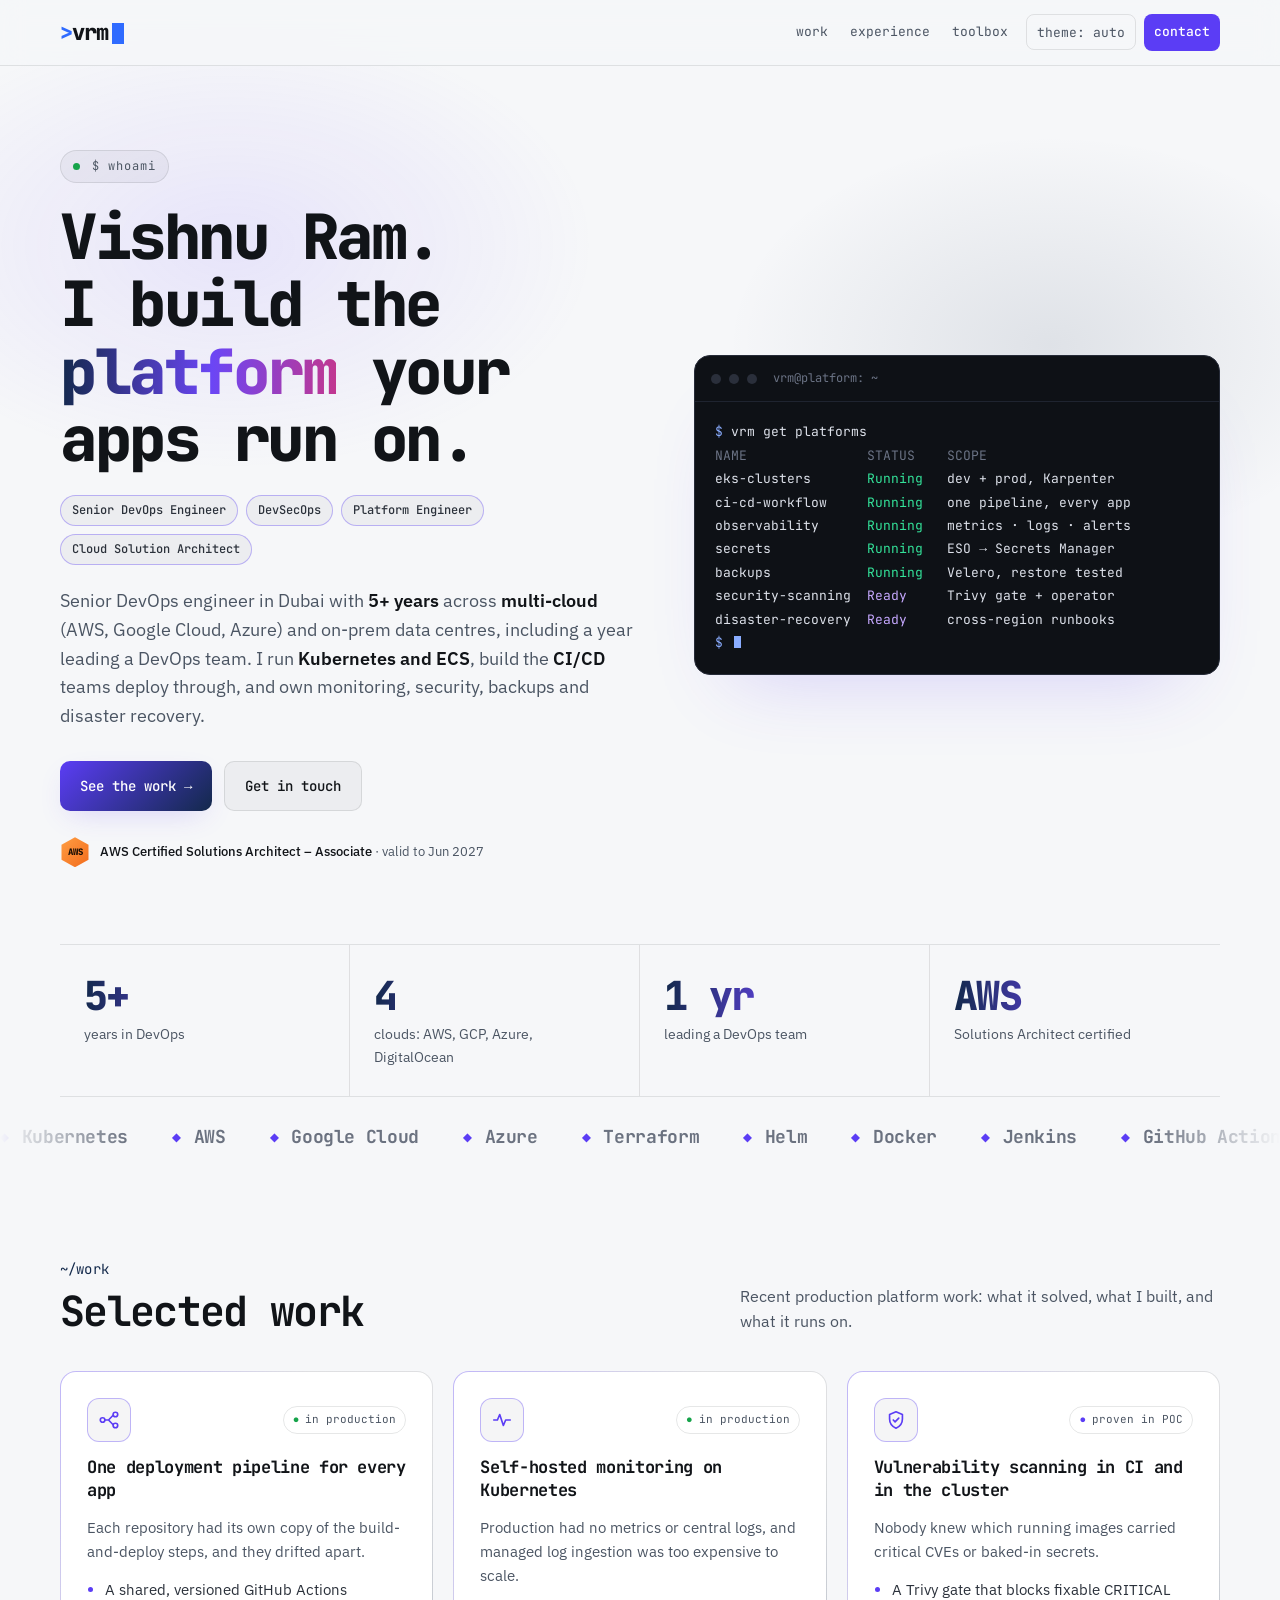
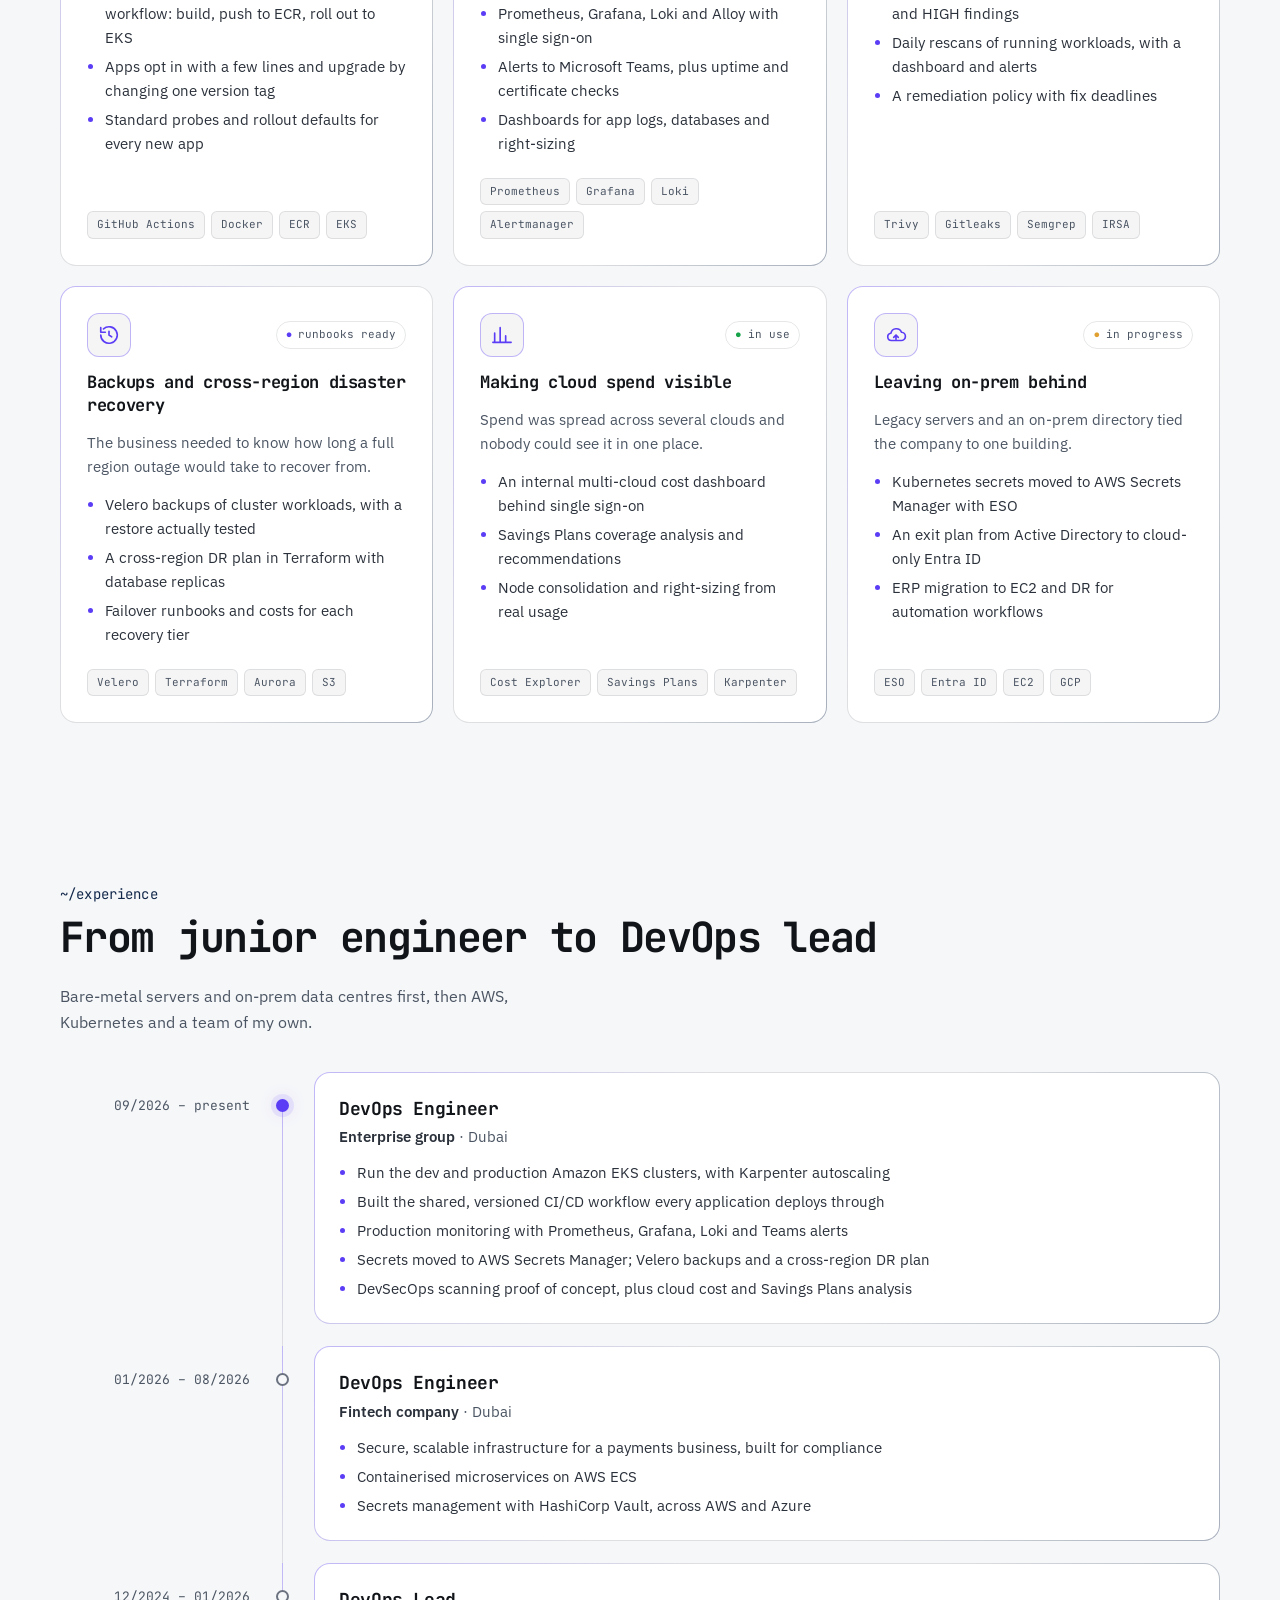
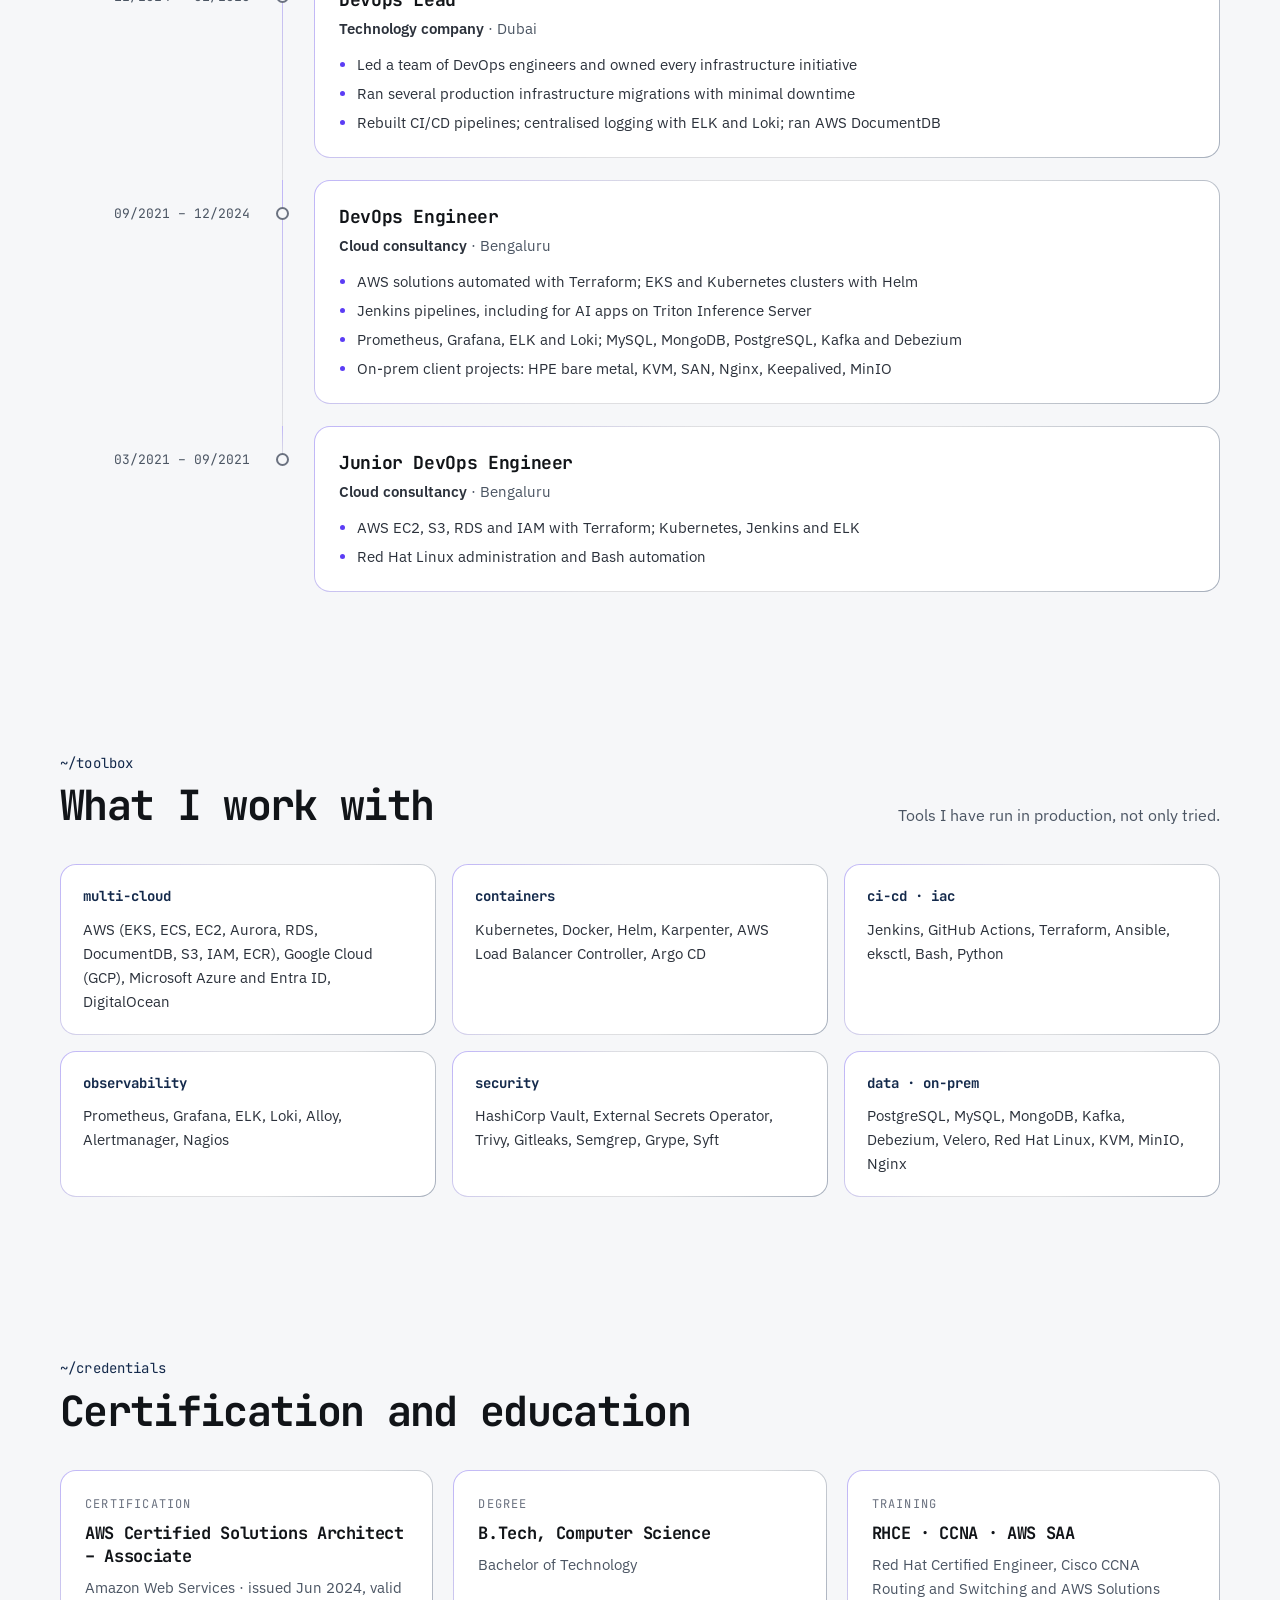
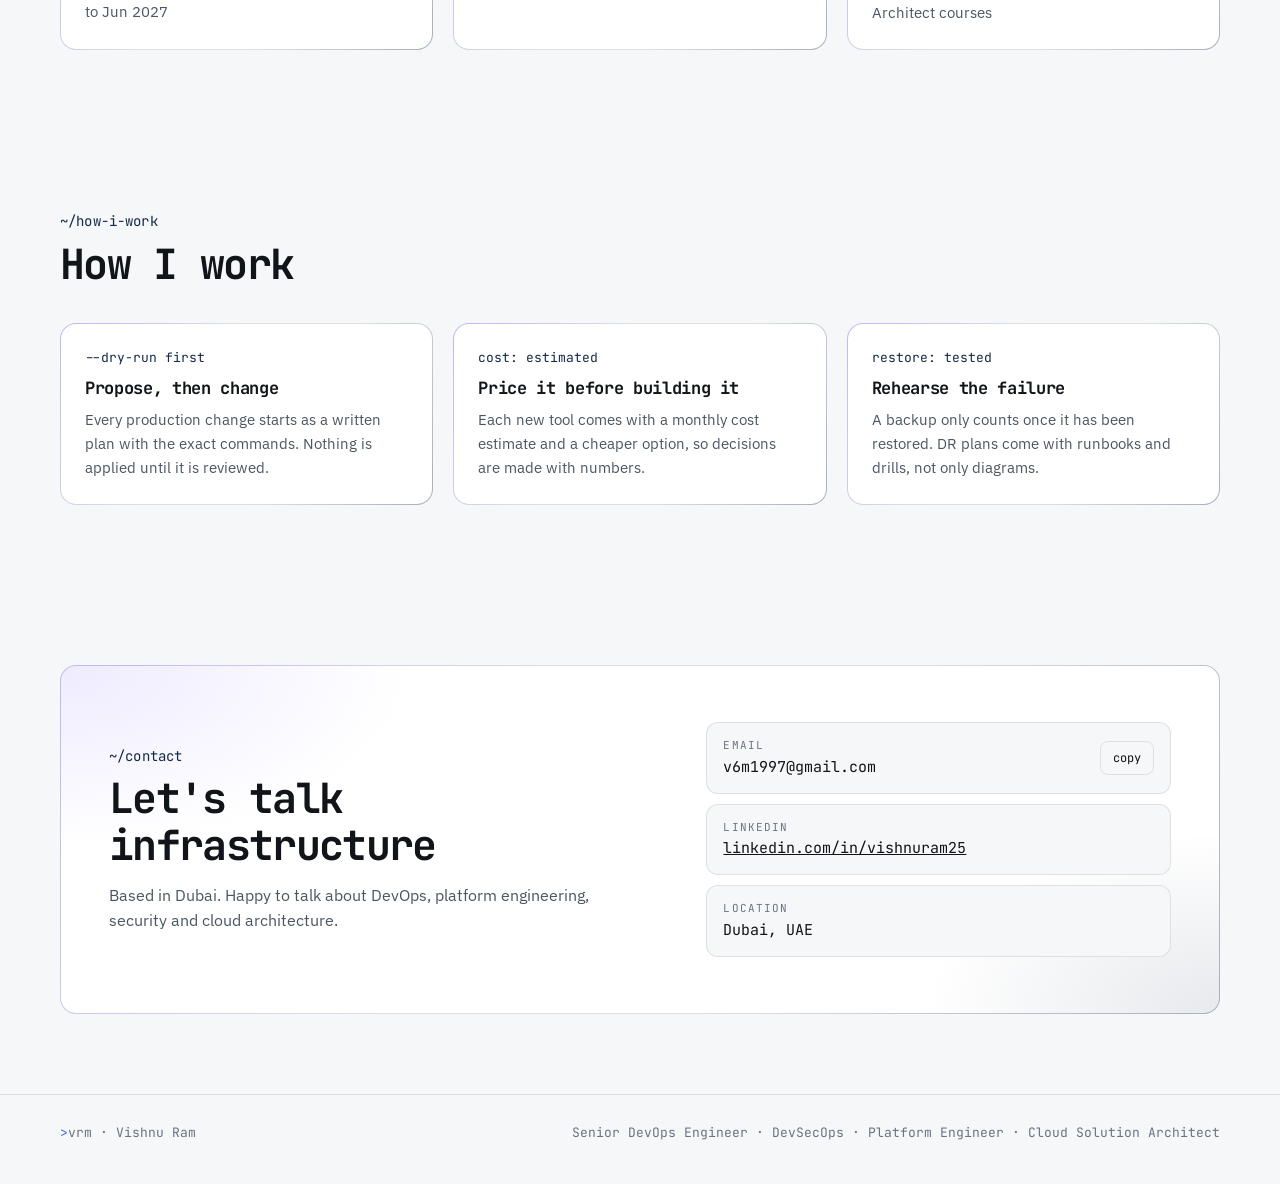
<file: index.html>
<!doctype html>
<html lang="en">
<head>
<meta charset="utf-8">
<meta name="viewport" content="width=device-width, initial-scale=1, viewport-fit=cover">
<meta http-equiv="Content-Security-Policy" content="default-src 'none'; style-src 'self'; font-src 'self'; script-src 'self'; img-src 'self'; connect-src 'none'; base-uri 'none'; form-action 'none'">
<meta name="referrer" content="strict-origin-when-cross-origin">
<title>Vishnu Ram · Senior DevOps Engineer</title>
<meta name="description" content="Vishnu Ram: Senior DevOps Engineer, DevSecOps, Platform Engineer and Cloud Solution Architect in Dubai. Multi-cloud (AWS, Google Cloud, Azure), Kubernetes, CI/CD, observability, security and disaster recovery.">
<meta name="keywords" content="Senior DevOps Engineer, DevSecOps, Platform Engineer, Cloud Solution Architect, Multi-cloud, AWS, GCP, Google Cloud, Azure, Kubernetes, Terraform">
<meta name="robots" content="noindex, nofollow">
<meta name="theme-color" content="#07070A">
<link rel="icon" type="image/svg+xml" href="favicon.svg">
<meta property="og:type" content="website">
<meta property="og:title" content="Vishnu Ram · Senior DevOps Engineer">
<meta property="og:description" content="Senior DevOps Engineer · DevSecOps · Platform Engineer · Cloud Solution Architect. I build the platform your apps run on.">
<meta property="og:image" content="https://vishnu-ram-25.github.io/og-image.png">
<meta property="og:image:width" content="1200">
<meta property="og:image:height" content="630">
<meta property="og:image:alt" content="Vishnu Ram: I build the platform your apps run on. Senior DevOps Engineer, DevSecOps, Platform Engineer, Cloud Solution Architect.">
<meta name="twitter:card" content="summary_large_image">
<link rel="stylesheet" href="fonts/fonts.css">
<link rel="stylesheet" href="base.css">
<link rel="stylesheet" href="style.css">
</head>
<body>

<header class="site-head gutter">
  <div class="wrap">
    <a class="logo" href="#top" aria-label="VRM, home"><span class="chev">&gt;</span>vrm<span class="cursor" aria-hidden="true"></span></a>
    <nav class="nav" aria-label="Sections">
      <a href="#work">work</a>
      <a href="#experience" class="opt">experience</a>
      <a href="#toolbox" class="opt">toolbox</a>
      <button class="theme-btn" id="theme-btn" type="button" aria-label="Switch colour theme">theme: auto</button>
      <a href="#contact" class="btn-sm">contact</a>
    </nav>
  </div>
</header>

<main id="top">
  <div class="hero gutter">
    <div class="wrap">
      <div>
        <p class="eyebrow rise"><span class="pulse" aria-hidden="true"></span>$ whoami</p>
        <h1 class="rise rise-2">Vishnu Ram.<br>I build the <span class="grad">platform</span> your apps run on.</h1>
        <ul class="roles rise rise-3" aria-label="Roles">
          <li>Senior DevOps Engineer</li>
          <li>DevSecOps</li>
          <li>Platform Engineer</li>
          <li>Cloud Solution Architect</li>
        </ul>
        <p class="lede rise rise-3">Senior DevOps engineer in Dubai with <strong>5+ years</strong> across <strong>multi-cloud</strong> (AWS, Google Cloud, Azure) and on-prem data centres, including a year leading a DevOps team. I run <strong>Kubernetes and ECS</strong>, build the <strong>CI/CD</strong> teams deploy through, and own monitoring, security, backups and disaster recovery.</p>
        <div class="cta rise rise-4">
          <a class="btn btn-primary" href="#work">See the work <span aria-hidden="true">→</span></a>
          <a class="btn btn-ghost" href="#contact">Get in touch</a>
        </div>
        <p class="cert rise rise-4"><span class="cert-badge" aria-hidden="true">AWS</span><span><b>AWS Certified Solutions Architect – Associate</b> · valid to Jun 2027</span></p>
      </div>

      <div class="term rise rise-3" role="img" aria-label="Terminal showing a status table of the platforms Vishnu runs">
        <div class="term-bar"><i></i><i></i><i></i><span>vrm@platform: ~</span></div>
        <div class="term-body">
<pre><span class="t-acc">$</span> vrm get platforms
<span class="t-dim">NAME               STATUS    SCOPE</span>
eks-clusters       <span class="t-ok">Running</span>   dev + prod, Karpenter
ci-cd-workflow     <span class="t-ok">Running</span>   one pipeline, every app
observability      <span class="t-ok">Running</span>   metrics · logs · alerts
secrets            <span class="t-ok">Running</span>   ESO → Secrets Manager
backups            <span class="t-ok">Running</span>   Velero, restore tested
security-scanning  <span class="t-rdy">Ready</span>     Trivy gate + operator
disaster-recovery  <span class="t-rdy">Ready</span>     cross-region runbooks
<span class="t-acc">$</span> <span class="cursor term-cursor" aria-hidden="true"></span></pre>
        </div>
      </div>
    </div>
  </div>

  <div class="gutter">
    <div class="wrap">
      <div class="stats">
        <div class="stat"><span class="n grad">5+</span><span class="l">years in DevOps</span></div>
        <div class="stat"><span class="n grad">4</span><span class="l">clouds: AWS, GCP, Azure, DigitalOcean</span></div>
        <div class="stat"><span class="n grad">1 yr</span><span class="l">leading a DevOps team</span></div>
        <div class="stat"><span class="n grad">AWS</span><span class="l">Solutions Architect certified</span></div>
      </div>
    </div>
  </div>

  <div class="marquee" aria-label="Tools I work with: Kubernetes, AWS, Google Cloud, Azure, Terraform, Helm, Docker, Jenkins, GitHub Actions, Prometheus, Grafana, Loki, ELK, Vault, Ansible, DigitalOcean, PostgreSQL, Kafka">
    <div class="marquee-track" aria-hidden="true">
      <span>Kubernetes</span><span>AWS</span><span>Google Cloud</span><span>Azure</span><span>Terraform</span><span>Helm</span><span>Docker</span><span>Jenkins</span><span>GitHub Actions</span><span>Prometheus</span><span>Grafana</span><span>Loki</span><span>ELK</span><span>Vault</span><span>Ansible</span><span>DigitalOcean</span><span>PostgreSQL</span><span>Kafka</span>
      <span>Kubernetes</span><span>AWS</span><span>Google Cloud</span><span>Azure</span><span>Terraform</span><span>Helm</span><span>Docker</span><span>Jenkins</span><span>GitHub Actions</span><span>Prometheus</span><span>Grafana</span><span>Loki</span><span>ELK</span><span>Vault</span><span>Ansible</span><span>DigitalOcean</span><span>PostgreSQL</span><span>Kafka</span>
    </div>
  </div>

  <section id="work" class="gutter" aria-labelledby="work-h">
    <div class="wrap">
      <div class="sec-head">
        <div>
          <p class="path">~/work</p>
          <h2 id="work-h">Selected work</h2>
        </div>
        <p class="sec-sub">Recent production platform work: what it solved, what I built, and what it runs on.</p>
      </div>

      <div class="work">
        <article class="case glass">
          <div class="case-top">
            <span class="case-icon" aria-hidden="true"><svg width="22" height="22" viewBox="0 0 24 24" fill="none" stroke="currentColor" stroke-width="1.8" stroke-linecap="round" stroke-linejoin="round"><circle cx="5" cy="12" r="2.5"></circle><circle cx="19" cy="6" r="2.5"></circle><circle cx="19" cy="18" r="2.5"></circle><path d="M7.5 12h4l5-5.2M11.5 12l5 5.2"></path></svg></span>
            <span class="status live">in production</span>
          </div>
          <h3>One deployment pipeline for every app</h3>
          <p>Each repository had its own copy of the build-and-deploy steps, and they drifted apart.</p>
          <ul>
            <li>A shared, versioned GitHub Actions workflow: build, push to ECR, roll out to EKS</li>
            <li>Apps opt in with a few lines and upgrade by changing one version tag</li>
            <li>Standard probes and rollout defaults for every new app</li>
          </ul>
          <div class="tags"><span class="tag">GitHub Actions</span><span class="tag">Docker</span><span class="tag">ECR</span><span class="tag">EKS</span></div>
        </article>

        <article class="case glass">
          <div class="case-top">
            <span class="case-icon" aria-hidden="true"><svg width="22" height="22" viewBox="0 0 24 24" fill="none" stroke="currentColor" stroke-width="1.8" stroke-linecap="round" stroke-linejoin="round"><path d="M3 12h4l2.5-6 4 12 2.5-6H21"></path></svg></span>
            <span class="status live">in production</span>
          </div>
          <h3>Self-hosted monitoring on Kubernetes</h3>
          <p>Production had no metrics or central logs, and managed log ingestion was too expensive to scale.</p>
          <ul>
            <li>Prometheus, Grafana, Loki and Alloy with single sign-on</li>
            <li>Alerts to Microsoft Teams, plus uptime and certificate checks</li>
            <li>Dashboards for app logs, databases and right-sizing</li>
          </ul>
          <div class="tags"><span class="tag">Prometheus</span><span class="tag">Grafana</span><span class="tag">Loki</span><span class="tag">Alertmanager</span></div>
        </article>

        <article class="case glass">
          <div class="case-top">
            <span class="case-icon" aria-hidden="true"><svg width="22" height="22" viewBox="0 0 24 24" fill="none" stroke="currentColor" stroke-width="1.8" stroke-linecap="round" stroke-linejoin="round"><path d="M12 3l7 3v5c0 4.5-3 8.3-7 10-4-1.7-7-5.5-7-10V6l7-3z"></path><path d="M9 12l2 2 4-4"></path></svg></span>
            <span class="status ready">proven in POC</span>
          </div>
          <h3>Vulnerability scanning in CI and in the cluster</h3>
          <p>Nobody knew which running images carried critical CVEs or baked-in secrets.</p>
          <ul>
            <li>A Trivy gate that blocks fixable CRITICAL and HIGH findings</li>
            <li>Daily rescans of running workloads, with a dashboard and alerts</li>
            <li>A remediation policy with fix deadlines</li>
          </ul>
          <div class="tags"><span class="tag">Trivy</span><span class="tag">Gitleaks</span><span class="tag">Semgrep</span><span class="tag">IRSA</span></div>
        </article>

        <article class="case glass">
          <div class="case-top">
            <span class="case-icon" aria-hidden="true"><svg width="22" height="22" viewBox="0 0 24 24" fill="none" stroke="currentColor" stroke-width="1.8" stroke-linecap="round" stroke-linejoin="round"><path d="M3 12a9 9 0 1 0 3-6.7"></path><path d="M3 4v5h5"></path><path d="M12 8v4l3 2"></path></svg></span>
            <span class="status ready">runbooks ready</span>
          </div>
          <h3>Backups and cross-region disaster recovery</h3>
          <p>The business needed to know how long a full region outage would take to recover from.</p>
          <ul>
            <li>Velero backups of cluster workloads, with a restore actually tested</li>
            <li>A cross-region DR plan in Terraform with database replicas</li>
            <li>Failover runbooks and costs for each recovery tier</li>
          </ul>
          <div class="tags"><span class="tag">Velero</span><span class="tag">Terraform</span><span class="tag">Aurora</span><span class="tag">S3</span></div>
        </article>

        <article class="case glass">
          <div class="case-top">
            <span class="case-icon" aria-hidden="true"><svg width="22" height="22" viewBox="0 0 24 24" fill="none" stroke="currentColor" stroke-width="1.8" stroke-linecap="round" stroke-linejoin="round"><path d="M4 20V10M10 20V4M16 20v-7M22 20H2"></path></svg></span>
            <span class="status live">in use</span>
          </div>
          <h3>Making cloud spend visible</h3>
          <p>Spend was spread across several clouds and nobody could see it in one place.</p>
          <ul>
            <li>An internal multi-cloud cost dashboard behind single sign-on</li>
            <li>Savings Plans coverage analysis and recommendations</li>
            <li>Node consolidation and right-sizing from real usage</li>
          </ul>
          <div class="tags"><span class="tag">Cost Explorer</span><span class="tag">Savings Plans</span><span class="tag">Karpenter</span></div>
        </article>

        <article class="case glass">
          <div class="case-top">
            <span class="case-icon" aria-hidden="true"><svg width="22" height="22" viewBox="0 0 24 24" fill="none" stroke="currentColor" stroke-width="1.8" stroke-linecap="round" stroke-linejoin="round"><path d="M7 18a4 4 0 0 1-.5-7.97A6 6 0 0 1 18 9a4.5 4.5 0 0 1-.5 9H7z"></path><path d="M12 12v5M9.5 14.5 12 12l2.5 2.5"></path></svg></span>
            <span class="status plan">in progress</span>
          </div>
          <h3>Leaving on-prem behind</h3>
          <p>Legacy servers and an on-prem directory tied the company to one building.</p>
          <ul>
            <li>Kubernetes secrets moved to AWS Secrets Manager with ESO</li>
            <li>An exit plan from Active Directory to cloud-only Entra ID</li>
            <li>ERP migration to EC2 and DR for automation workflows</li>
          </ul>
          <div class="tags"><span class="tag">ESO</span><span class="tag">Entra ID</span><span class="tag">EC2</span><span class="tag">GCP</span></div>
        </article>
      </div>
    </div>
  </section>

  <section id="experience" class="gutter" aria-labelledby="experience-h">
    <div class="wrap">
      <div class="sec-head">
        <div>
          <p class="path">~/experience</p>
          <h2 id="experience-h">From junior engineer to DevOps lead</h2>
        </div>
        <p class="sec-sub">Bare-metal servers and on-prem data centres first, then AWS, Kubernetes and a team of my own.</p>
      </div>
      <div class="timeline">
        <div class="role now">
          <div class="role-when">09/2026 – present</div>
          <div class="role-rail"><span class="role-dot"></span></div>
          <div class="role-body"><div class="role-card glass">
            <h3>DevOps Engineer</h3>
            <p class="org"><b>Enterprise group</b> · Dubai</p>
            <ul>
              <li>Run the dev and production Amazon EKS clusters, with Karpenter autoscaling</li>
              <li>Built the shared, versioned CI/CD workflow every application deploys through</li>
              <li>Production monitoring with Prometheus, Grafana, Loki and Teams alerts</li>
              <li>Secrets moved to AWS Secrets Manager; Velero backups and a cross-region DR plan</li>
              <li>DevSecOps scanning proof of concept, plus cloud cost and Savings Plans analysis</li>
            </ul>
          </div></div>
        </div>
        <div class="role">
          <div class="role-when">01/2026 – 08/2026</div>
          <div class="role-rail"><span class="role-dot"></span></div>
          <div class="role-body"><div class="role-card glass">
            <h3>DevOps Engineer</h3>
            <p class="org"><b>Fintech company</b> · Dubai</p>
            <ul>
              <li>Secure, scalable infrastructure for a payments business, built for compliance</li>
              <li>Containerised microservices on AWS ECS</li>
              <li>Secrets management with HashiCorp Vault, across AWS and Azure</li>
            </ul>
          </div></div>
        </div>
        <div class="role">
          <div class="role-when">12/2024 – 01/2026</div>
          <div class="role-rail"><span class="role-dot"></span></div>
          <div class="role-body"><div class="role-card glass">
            <h3>DevOps Lead</h3>
            <p class="org"><b>Technology company</b> · Dubai</p>
            <ul>
              <li>Led a team of DevOps engineers and owned every infrastructure initiative</li>
              <li>Ran several production infrastructure migrations with minimal downtime</li>
              <li>Rebuilt CI/CD pipelines; centralised logging with ELK and Loki; ran AWS DocumentDB</li>
            </ul>
          </div></div>
        </div>
        <div class="role">
          <div class="role-when">09/2021 – 12/2024</div>
          <div class="role-rail"><span class="role-dot"></span></div>
          <div class="role-body"><div class="role-card glass">
            <h3>DevOps Engineer</h3>
            <p class="org"><b>Cloud consultancy</b> · Bengaluru</p>
            <ul>
              <li>AWS solutions automated with Terraform; EKS and Kubernetes clusters with Helm</li>
              <li>Jenkins pipelines, including for AI apps on Triton Inference Server</li>
              <li>Prometheus, Grafana, ELK and Loki; MySQL, MongoDB, PostgreSQL, Kafka and Debezium</li>
              <li>On-prem client projects: HPE bare metal, KVM, SAN, Nginx, Keepalived, MinIO</li>
            </ul>
          </div></div>
        </div>
        <div class="role">
          <div class="role-when">03/2021 – 09/2021</div>
          <div class="role-rail"><span class="role-dot"></span></div>
          <div class="role-body"><div class="role-card glass">
            <h3>Junior DevOps Engineer</h3>
            <p class="org"><b>Cloud consultancy</b> · Bengaluru</p>
            <ul>
              <li>AWS EC2, S3, RDS and IAM with Terraform; Kubernetes, Jenkins and ELK</li>
              <li>Red Hat Linux administration and Bash automation</li>
            </ul>
          </div></div>
        </div>
      </div>
    </div>
  </section>

  <section id="toolbox" class="gutter" aria-labelledby="toolbox-h">
    <div class="wrap">
      <div class="sec-head">
        <div>
          <p class="path">~/toolbox</p>
          <h2 id="toolbox-h">What I work with</h2>
        </div>
        <p class="sec-sub">Tools I have run in production, not only tried.</p>
      </div>
      <div class="tools">
        <div class="tool glass"><h3>multi-cloud</h3><p>AWS (EKS, ECS, EC2, Aurora, RDS, DocumentDB, S3, IAM, ECR), Google Cloud (GCP), Microsoft Azure and Entra ID, DigitalOcean</p></div>
        <div class="tool glass"><h3>containers</h3><p>Kubernetes, Docker, Helm, Karpenter, AWS Load Balancer Controller, Argo CD</p></div>
        <div class="tool glass"><h3>ci-cd · iac</h3><p>Jenkins, GitHub Actions, Terraform, Ansible, eksctl, Bash, Python</p></div>
        <div class="tool glass"><h3>observability</h3><p>Prometheus, Grafana, ELK, Loki, Alloy, Alertmanager, Nagios</p></div>
        <div class="tool glass"><h3>security</h3><p>HashiCorp Vault, External Secrets Operator, Trivy, Gitleaks, Semgrep, Grype, Syft</p></div>
        <div class="tool glass"><h3>data · on-prem</h3><p>PostgreSQL, MySQL, MongoDB, Kafka, Debezium, Velero, Red Hat Linux, KVM, MinIO, Nginx</p></div>
      </div>
    </div>
  </section>

  <section id="credentials" class="gutter" aria-labelledby="creds-h">
    <div class="wrap">
      <div class="sec-head">
        <div>
          <p class="path">~/credentials</p>
          <h2 id="creds-h">Certification and education</h2>
        </div>
      </div>
      <div class="trio">
        <div class="tile glass"><span class="k">Certification</span><h3>AWS Certified Solutions Architect – Associate</h3><p>Amazon Web Services · issued Jun 2024, valid to Jun 2027</p></div>
        <div class="tile glass"><span class="k">Degree</span><h3>B.Tech, Computer Science</h3><p>Bachelor of Technology</p></div>
        <div class="tile glass"><span class="k">Training</span><h3>RHCE · CCNA · AWS SAA</h3><p>Red Hat Certified Engineer, Cisco CCNA Routing and Switching and AWS Solutions Architect courses</p></div>
      </div>
    </div>
  </section>

  <section class="gutter" aria-labelledby="how-h">
    <div class="wrap">
      <div class="sec-head">
        <div>
          <p class="path">~/how-i-work</p>
          <h2 id="how-h">How I work</h2>
        </div>
      </div>
      <div class="trio">
        <div class="tile glass"><code>--dry-run first</code><h3>Propose, then change</h3><p>Every production change starts as a written plan with the exact commands. Nothing is applied until it is reviewed.</p></div>
        <div class="tile glass"><code>cost: estimated</code><h3>Price it before building it</h3><p>Each new tool comes with a monthly cost estimate and a cheaper option, so decisions are made with numbers.</p></div>
        <div class="tile glass"><code>restore: tested</code><h3>Rehearse the failure</h3><p>A backup only counts once it has been restored. DR plans come with runbooks and drills, not only diagrams.</p></div>
      </div>
    </div>
  </section>

  <section id="contact" class="gutter" aria-labelledby="contact-h">
    <div class="wrap">
      <div class="contact-band glass">
        <div>
          <p class="path">~/contact</p>
          <h2 id="contact-h">Let's talk infrastructure</h2>
          <p class="sec-sub">Based in Dubai. Happy to talk about DevOps, platform engineering, security and cloud architecture.</p>
        </div>
        <div class="links">
          <div class="link-row">
            <div><div class="k">email</div><div class="v" id="email-val">loading…</div></div>
            <button class="copy-btn" id="copy-email" type="button">copy</button>
          </div>
          <div class="link-row">
            <div><div class="k">linkedin</div><div class="v"><a href="https://www.linkedin.com/in/vishnuram25/" target="_blank" rel="noopener">linkedin.com/in/vishnuram25</a></div></div>
          </div>
          <div class="link-row">
            <div><div class="k">location</div><div class="v">Dubai, UAE</div></div>
          </div>
        </div>
      </div>
    </div>
  </section>
</main>

<footer class="gutter">
  <div class="wrap">
    <span><span class="logo-chev">&gt;</span>vrm · Vishnu Ram</span>
    <span>Senior DevOps Engineer · DevSecOps · Platform Engineer · Cloud Solution Architect</span>
  </div>
</footer>

<script src="script.js" defer></script>
</body>
</html>
</file>
<file: fonts/fonts.css>
/* Self-hosted Google Fonts (latin subset, variable weight). Licence: SIL Open Font License 1.1, see OFL-IBMPlexSans.txt and OFL-JetBrainsMono.txt */
@font-face {
  font-family: 'IBM Plex Sans';
  font-style: normal;
  font-weight: 400 600;
  font-display: swap;
  src: url("ibm-plex-sans.woff2") format('woff2');
  unicode-range: U+0000-00FF, U+0131, U+0152-0153, U+02BB-02BC, U+02C6, U+02DA, U+02DC, U+0304, U+0308, U+0329, U+2000-206F, U+20AC, U+2122, U+2191, U+2193, U+2212, U+2215, U+FEFF, U+FFFD;
}
@font-face {
  font-family: 'JetBrains Mono';
  font-style: normal;
  font-weight: 400 800;
  font-display: swap;
  src: url("jetbrains-mono.woff2") format('woff2');
  unicode-range: U+0000-00FF, U+0131, U+0152-0153, U+02BB-02BC, U+02C6, U+02DA, U+02DC, U+0304, U+0308, U+0329, U+2000-206F, U+20AC, U+2122, U+2191, U+2193, U+2212, U+2215, U+FEFF, U+FFFD;
}
</file>
<file: base.css>
:root { padding-top: env(safe-area-inset-top, 0px); padding-bottom: env(safe-area-inset-bottom, 0px); }
body { margin: 0; }
img { max-width: 100%; }
[hidden] { display: none !important; }
</file>
<file: style.css>
/* Layout: command-centre look (status ticker, glass header, gradient-word hero beside a live terminal,
   stat strip, tool marquee, glass cards with lit hairline borders) with the mono type of the >vrm logo:
   headings in JetBrains Mono, section labels as paths (~/work). Dark first, light theme via the switch. */
:root {
  --bg: #07070A;
  --bg-2: #0E0D13;
  --card: #111018;
  --ink: #F4F4F8;
  --text-2: #D3D7DF;
  --muted: #9097A6;
  --dim: #5F6676;
  --line: rgba(255, 255, 255, 0.08);
  --soft: rgba(255, 255, 255, 0.04);
  --head-bg: rgba(7, 7, 10, 0.72);
  --violet: #7A5CFF;
  --violet-hover: #8C72FF;
  --blue: #2F6BFF;
  --logo: #2F6BFF;  /* logo B blue: the same in both themes */
  --path: #8AADFF;
  --lilac: #C6A8FF;
  --green: #34E39A;
  --edge-a: rgba(166, 149, 243, 0.55);
  --edge-b: rgba(47, 107, 255, 0.5);
  --glow-a: rgba(122, 92, 255, 0.22);
  --glow-b: rgba(47, 107, 255, 0.18);
  --shadow: rgba(122, 92, 255, 0.4);
  --grad-text: linear-gradient(92deg, #8FB4FF 0%, #C6A8FF 50%, #F3A7D6 100%);
  --font-mono: "JetBrains Mono", ui-monospace, "SFMono-Regular", Consolas, monospace;
  --font-body: "IBM Plex Sans", system-ui, -apple-system, "Segoe UI", sans-serif;
  color-scheme: dark;
}
@media (prefers-color-scheme: light) {
  :root:not([data-theme="dark"]) {
    --bg: #F6F7F9; --bg-2: #ECEEF3; --card: #FFFFFF; --ink: #111418; --text-2: #2B313B; --muted: #4B5563; --dim: #6B7280;
    --line: rgba(17, 20, 24, 0.10); --soft: rgba(17, 20, 24, 0.04); --head-bg: rgba(246, 247, 249, 0.8);
    --violet: #5B3DF5; --violet-hover: #6E52FF; --blue: #13294B; --path: #13294B; --lilac: #5B3DF5; --green: #16A34A;
    --edge-a: rgba(91, 61, 245, 0.35); --edge-b: rgba(19, 41, 75, 0.35);
    --glow-a: rgba(122, 92, 255, 0.12); --glow-b: rgba(19, 41, 75, 0.10); --shadow: rgba(91, 61, 245, 0.22);
    --grad-text: linear-gradient(92deg, #13294B 0%, #6B46F5 55%, #C2378F 100%);
    color-scheme: light;
  }
}
:root[data-theme="light"] {
  --bg: #F6F7F9; --bg-2: #ECEEF3; --card: #FFFFFF; --ink: #111418; --text-2: #2B313B; --muted: #4B5563; --dim: #6B7280;
  --line: rgba(17, 20, 24, 0.10); --soft: rgba(17, 20, 24, 0.04); --head-bg: rgba(246, 247, 249, 0.8);
  --violet: #5B3DF5; --violet-hover: #6E52FF; --blue: #13294B; --path: #13294B; --lilac: #5B3DF5; --green: #16A34A;
  --edge-a: rgba(91, 61, 245, 0.35); --edge-b: rgba(19, 41, 75, 0.35);
  --glow-a: rgba(122, 92, 255, 0.12); --glow-b: rgba(19, 41, 75, 0.10); --shadow: rgba(91, 61, 245, 0.22);
  --grad-text: linear-gradient(92deg, #13294B 0%, #6B46F5 55%, #C2378F 100%);
  color-scheme: light;
}

* { box-sizing: border-box; }
html { scroll-behavior: smooth; }
body { background: var(--bg); color: var(--ink); font-family: var(--font-body); font-size: 1rem; line-height: 1.6; overflow-x: hidden; }
body::before { content: ""; position: fixed; inset: 0 0 auto; height: env(safe-area-inset-top, 0px); z-index: 20; background: var(--bg); }
a { color: var(--path); }
a:focus-visible, button:focus-visible { outline: 2px solid var(--violet); outline-offset: 3px; border-radius: 6px; }
.gutter { padding-left: max(16px, env(safe-area-inset-left, 0px)); padding-right: max(16px, env(safe-area-inset-right, 0px)); }
.wrap { max-width: 1160px; margin: 0 auto; }

.glass {
  border: 1px solid transparent;
  background:
    linear-gradient(var(--card), var(--card)) padding-box,
    linear-gradient(120deg, var(--edge-a), var(--line) 38%, var(--line) 62%, var(--edge-b)) border-box;
  border-radius: 16px;
}
.grad { background: var(--grad-text); -webkit-background-clip: text; background-clip: text; color: transparent; }

/* Ticker */
.ticker { background: var(--bg-2); border-bottom: 1px solid var(--line); font-family: var(--font-mono); font-size: 0.75rem; color: var(--muted); }
.ticker .wrap { display: flex; align-items: center; justify-content: space-between; gap: 12px; padding-block: 8px; flex-wrap: wrap; }
.ticker b { color: var(--ink); font-weight: 500; }
.pulse { display: inline-block; width: 7px; height: 7px; border-radius: 50%; background: var(--green); margin-right: 8px; animation: pulse 2s infinite; vertical-align: 1px; }
@keyframes pulse { 0% { box-shadow: 0 0 0 0 rgba(52,227,154,0.55); } 70% { box-shadow: 0 0 0 8px rgba(52,227,154,0); } 100% { box-shadow: 0 0 0 0 rgba(52,227,154,0); } }

/* Header */
.site-head { position: sticky; top: env(safe-area-inset-top, 0px); z-index: 10; background: var(--head-bg); backdrop-filter: blur(12px); -webkit-backdrop-filter: blur(12px); border-bottom: 1px solid var(--line); }
.site-head .wrap { display: flex; align-items: center; justify-content: space-between; gap: 16px; padding-block: 14px; flex-wrap: wrap; }
.logo { font-family: var(--font-mono); font-weight: 800; font-size: 1.375rem; letter-spacing: -0.04em; color: var(--ink); text-decoration: none; display: inline-flex; align-items: center; }
.logo .chev, .logo-chev { color: var(--logo); }
.cursor.term-cursor { background: #8AADFF; }
.cursor { display: inline-block; width: 0.55em; height: 0.95em; background: var(--logo); margin-left: 3px; transform: translateY(1px); animation: blink 1.1s steps(1) infinite; }
@keyframes blink { 50% { opacity: 0; } }
.nav { display: flex; align-items: center; gap: 2px; flex-wrap: wrap; }
.nav a { font-family: var(--font-mono); font-size: 0.8125rem; color: var(--muted); text-decoration: none; padding: 8px 10px; border-radius: 8px; }
.nav a:hover { color: var(--ink); background: var(--soft); }
.theme-btn { font-family: var(--font-mono); font-size: 0.8125rem; color: var(--muted); background: transparent; border: 1px solid var(--line); border-radius: 8px; padding: 7px 10px; cursor: pointer; min-height: 36px; margin-left: 6px; }
.theme-btn:hover { color: var(--ink); border-color: var(--muted); }
.nav a.btn-sm { color: #FFFFFF; background: var(--violet); margin-left: 6px; font-weight: 500; }
.nav a.btn-sm:hover { background: var(--violet-hover); }

/* Hero */
.hero { position: relative; isolation: isolate; }
.hero::before { content: ""; position: absolute; inset: -120px 0 0; z-index: -1; pointer-events: none;
  background: radial-gradient(520px 320px at 18% 30%, var(--glow-a), transparent 70%), radial-gradient(460px 300px at 82% 40%, var(--glow-b), transparent 70%); }
.hero .wrap { display: grid; grid-template-columns: minmax(0, 1.1fr) minmax(0, 1fr); gap: 56px; align-items: center; padding-block: 84px 64px; }
.eyebrow { font-family: var(--font-mono); font-size: 0.75rem; letter-spacing: 0.08em; color: var(--muted); margin: 0 0 20px; display: inline-flex; align-items: center; gap: 4px; padding: 6px 12px; border-radius: 999px; border: 1px solid var(--line); background: var(--soft); }
h1 { font-family: var(--font-mono); font-weight: 800; font-size: clamp(2.3rem, 5.4vw, 3.9rem); line-height: 1.08; letter-spacing: -0.04em; margin: 0 0 22px; text-wrap: balance; }
.roles { list-style: none; padding: 0; margin: 0 0 22px; display: flex; flex-wrap: wrap; gap: 8px; }
.roles li { font-family: var(--font-mono); font-size: 0.75rem; font-weight: 500; padding: 5px 11px; border-radius: 999px; border: 1px solid var(--edge-a); background: var(--soft); color: var(--text-2); }
.lede { font-size: 1.125rem; color: var(--muted); max-width: 34em; margin: 0 0 30px; }
.lede strong { color: var(--ink); font-weight: 600; }
.cta { display: flex; gap: 12px; flex-wrap: wrap; }
.btn { font-family: var(--font-mono); font-size: 0.875rem; font-weight: 500; text-decoration: none; padding: 13px 20px; border-radius: 10px; min-height: 46px; display: inline-flex; align-items: center; gap: 8px; }
.btn-primary { background: linear-gradient(135deg, var(--violet), var(--blue)); color: #FFFFFF; box-shadow: 0 10px 30px -10px var(--shadow); }
.btn-primary:hover { filter: brightness(1.1); }
.btn-ghost { color: var(--ink); border: 1px solid var(--line); background: var(--soft); }
.btn-ghost:hover { border-color: var(--muted); }
.cert { display: inline-flex; align-items: center; gap: 10px; margin-top: 26px; font-size: 0.8125rem; color: var(--muted); }
.cert-badge { width: 30px; height: 30px; flex: none; clip-path: polygon(50% 0%, 95% 25%, 95% 75%, 50% 100%, 5% 75%, 5% 25%); background: linear-gradient(135deg, #FF9F43, #F26B1D); display: grid; place-items: center; font-family: var(--font-mono); font-size: 0.5625rem; font-weight: 800; color: #1A0E05; }
.cert b { color: var(--ink); font-weight: 500; }
.rise { animation: rise 0.8s cubic-bezier(.2,.7,.2,1) both; }
.rise-2 { animation-delay: 0.08s; } .rise-3 { animation-delay: 0.16s; } .rise-4 { animation-delay: 0.24s; }
@keyframes rise { from { opacity: 0; transform: translateY(14px); } to { opacity: 1; transform: none; } }

/* Terminal: always dark, in both themes */
.term { background: #0E1116; border: 1px solid #262B38; border-radius: 16px; overflow: hidden; min-width: 0; box-shadow: 0 40px 80px -40px var(--shadow); font-family: var(--font-mono); font-size: 0.8125rem; line-height: 1.8; }
.term-bar { display: flex; align-items: center; gap: 8px; padding: 12px 16px; border-bottom: 1px solid #1F2430; color: #6B7385; font-size: 0.75rem; }
.term-bar i { width: 10px; height: 10px; border-radius: 50%; background: #2A2F3B; display: inline-block; }
.term-bar span { margin-left: 8px; }
.term-body { padding: 18px 20px 20px; overflow-x: auto; }
.term-body pre { margin: 0; font: inherit; white-space: pre; color: #DDE1EA; }
.t-dim { color: #6B7385; } .t-acc { color: #8AADFF; } .t-ok { color: #34E39A; } .t-rdy { color: #C6A8FF; }

/* Stats */
.stats { display: grid; grid-template-columns: repeat(4, minmax(0, 1fr)); border-top: 1px solid var(--line); border-bottom: 1px solid var(--line); }
.stat { padding: 28px 24px; display: flex; flex-direction: column; gap: 4px; border-right: 1px solid var(--line); }
.stat:last-child { border-right: 0; }
.stat .n { font-family: var(--font-mono); font-weight: 800; font-size: clamp(1.9rem, 3.6vw, 2.5rem); letter-spacing: -0.04em; line-height: 1.15; font-variant-numeric: tabular-nums; }
.stat .l { font-size: 0.875rem; color: var(--muted); }

/* Marquee */
.marquee { overflow: hidden; padding-block: 26px; mask-image: linear-gradient(90deg, transparent, #000 10%, #000 90%, transparent); -webkit-mask-image: linear-gradient(90deg, transparent, #000 10%, #000 90%, transparent); }
.marquee-track { display: flex; gap: 44px; width: max-content; animation: slide 40s linear infinite; }
.marquee-track span { font-family: var(--font-mono); font-weight: 700; font-size: 1.125rem; color: var(--dim); white-space: nowrap; letter-spacing: -0.02em; }
.marquee-track span::before { content: "◆"; font-size: 0.6em; color: var(--violet); margin-right: 14px; vertical-align: 2px; }
@keyframes slide { to { transform: translateX(-50%); } }

/* Sections */
section { padding-block: 80px; }
.sec-head { display: flex; align-items: flex-end; justify-content: space-between; gap: 24px; flex-wrap: wrap; margin-bottom: 36px; }
.path { font-family: var(--font-mono); font-size: 0.875rem; color: var(--path); margin: 0 0 8px; letter-spacing: 0.01em; }
h2 { font-family: var(--font-mono); font-weight: 700; font-size: clamp(1.9rem, 3.8vw, 2.6rem); letter-spacing: -0.04em; line-height: 1.12; margin: 0; text-wrap: balance; }
.sec-sub { color: var(--muted); max-width: 30em; margin: 0; }

/* Work */
.work { display: grid; grid-template-columns: repeat(3, minmax(0, 1fr)); gap: 20px; }
.case { padding: 26px; display: flex; flex-direction: column; gap: 14px; min-width: 0; transition: transform .25s ease, box-shadow .25s ease; }
.case:hover { transform: translateY(-4px); box-shadow: 0 30px 50px -24px var(--shadow); }
.case-icon { width: 44px; height: 44px; border-radius: 12px; display: grid; place-items: center; background: var(--soft); border: 1px solid var(--edge-a); color: var(--lilac); }
.case-top { display: flex; align-items: center; justify-content: space-between; gap: 10px; }
.status { font-family: var(--font-mono); font-size: 0.6875rem; padding: 4px 9px; border-radius: 999px; border: 1px solid var(--line); color: var(--muted); white-space: nowrap; }
.status::before { content: "●"; margin-right: 6px; }
.status.live::before { color: var(--green); } .status.ready::before { color: var(--lilac); } .status.plan::before { color: #E0A030; }
.case h3 { font-family: var(--font-mono); font-size: 1.0625rem; font-weight: 700; letter-spacing: -0.02em; margin: 0; line-height: 1.35; }
.case p { margin: 0; color: var(--muted); font-size: 0.9375rem; }
.case ul { margin: 0; padding-left: 18px; display: grid; gap: 5px; font-size: 0.9375rem; color: var(--text-2); }
.case li::marker { color: var(--violet); }
.tags { display: flex; flex-wrap: wrap; gap: 6px; margin-top: auto; padding-top: 8px; }
.tag { font-family: var(--font-mono); font-size: 0.6875rem; padding: 4px 9px; border-radius: 6px; background: var(--soft); border: 1px solid var(--line); color: var(--muted); }

/* Experience */
.timeline { display: grid; }
.role { display: grid; grid-template-columns: 190px 28px minmax(0, 1fr); gap: 0 18px; }
.role-when { font-family: var(--font-mono); font-size: 0.8125rem; color: var(--muted); padding-top: 24px; text-align: right; font-variant-numeric: tabular-nums; }
.role-rail { position: relative; display: flex; justify-content: center; }
.role-rail::before { content: ""; position: absolute; top: 0; bottom: 0; width: 1px; background: linear-gradient(180deg, var(--edge-a), var(--line)); }
.role:first-child .role-rail::before { top: 30px; }
.role:last-child .role-rail::before { bottom: auto; height: 30px; }
.role-dot { position: relative; width: 13px; height: 13px; border-radius: 50%; border: 2px solid var(--dim); background: var(--bg); margin-top: 27px; }
.role.now .role-dot { border-color: var(--violet); background: var(--violet); box-shadow: 0 0 0 5px var(--glow-a), 0 0 18px var(--shadow); }
.role-body { padding: 0 0 22px; min-width: 0; }
.role:last-child .role-body { padding-bottom: 0; }
.role-card { padding: 22px 24px; }
.role h3 { font-family: var(--font-mono); font-size: 1.125rem; font-weight: 700; margin: 0; letter-spacing: -0.02em; }
.role .org { color: var(--muted); margin: 2px 0 12px; font-size: 0.9375rem; }
.role .org b { color: var(--text-2); font-weight: 600; }
.role ul { margin: 0; padding-left: 18px; display: grid; gap: 5px; color: var(--text-2); font-size: 0.9375rem; }
.role li::marker { color: var(--violet); }

/* Toolbox */
.tools { display: grid; grid-template-columns: repeat(3, minmax(0, 1fr)); gap: 16px; }
.tool { padding: 20px 22px; min-width: 0; }
.tool h3 { font-family: var(--font-mono); font-size: 0.875rem; color: var(--path); margin: 0 0 10px; font-weight: 700; }
.tool p { margin: 0; color: var(--text-2); font-size: 0.9375rem; }

/* Credentials + principles */
.trio { display: grid; grid-template-columns: repeat(3, minmax(0, 1fr)); gap: 20px; }
.tile { padding: 24px; display: flex; flex-direction: column; gap: 8px; min-width: 0; }
.tile .k { font-family: var(--font-mono); font-size: 0.75rem; color: var(--dim); text-transform: uppercase; letter-spacing: 0.1em; }
.tile h3 { font-family: var(--font-mono); font-size: 1.0625rem; font-weight: 700; margin: 0; letter-spacing: -0.02em; line-height: 1.35; }
.tile p { margin: 0; color: var(--muted); font-size: 0.9375rem; }
.tile code { font-family: var(--font-mono); font-size: 0.8125rem; color: var(--path); }

/* Contact band */
.contact-band { position: relative; overflow: hidden; padding: 56px 48px; display: grid; grid-template-columns: minmax(0, 1.2fr) minmax(0, 1fr); gap: 40px; align-items: center; }
.contact-band::before { content: ""; position: absolute; inset: 0; z-index: 0; pointer-events: none; background: radial-gradient(500px 260px at 0% 0%, var(--glow-a), transparent 70%), radial-gradient(420px 260px at 100% 100%, var(--glow-b), transparent 70%); }
.contact-band > * { position: relative; }
.contact-band h2 { margin-bottom: 14px; }
.links { display: grid; gap: 10px; }
.link-row { display: flex; align-items: center; justify-content: space-between; gap: 12px; padding: 14px 16px; border: 1px solid var(--line); border-radius: 12px; background: var(--bg); min-width: 0; flex-wrap: wrap; }
.link-row .k { font-family: var(--font-mono); font-size: 0.6875rem; color: var(--dim); text-transform: uppercase; letter-spacing: 0.1em; }
.link-row .v { font-family: var(--font-mono); font-size: 0.9375rem; overflow-wrap: anywhere; }
.link-row .v a { color: var(--ink); }
.copy-btn { font-family: var(--font-mono); font-size: 0.75rem; border: 1px solid var(--line); background: transparent; color: var(--ink); border-radius: 8px; padding: 6px 12px; cursor: pointer; min-height: 34px; }
.copy-btn:hover { border-color: var(--muted); }

footer { border-top: 1px solid var(--line); padding-block: 28px 40px; font-family: var(--font-mono); font-size: 0.8125rem; color: var(--dim); }
footer .wrap { display: flex; justify-content: space-between; gap: 16px; flex-wrap: wrap; }

@media (max-width: 960px) { .work, .tools { grid-template-columns: repeat(2, minmax(0, 1fr)); } }
@media (max-width: 820px) {
  .hero .wrap { grid-template-columns: minmax(0, 1fr); padding-block: 56px 40px; gap: 40px; }
  .stats { grid-template-columns: repeat(2, minmax(0, 1fr)); }
  .stat:nth-child(2) { border-right: 0; }
  .stat:nth-child(-n+2) { border-bottom: 1px solid var(--line); }
  .trio, .contact-band { grid-template-columns: minmax(0, 1fr); }
  .contact-band { padding: 36px 22px; }
  .role { grid-template-columns: 20px minmax(0, 1fr); gap: 0 14px; }
  .role-when { grid-column: 2; grid-row: 1; text-align: left; padding: 0 0 8px; }
  .role-rail { grid-column: 1; grid-row: 1 / span 2; }
  .role-dot { margin-top: 5px; }
  .role:first-child .role-rail::before { top: 8px; }
  .role-body { grid-column: 2; }
  section { padding-block: 60px; }
}
@media (max-width: 600px) {
  .work, .tools { grid-template-columns: minmax(0, 1fr); }
  .nav a.opt { display: none; }
  .ticker .hide-sm { display: none; }
}
@media (prefers-reduced-motion: reduce) {
  .cursor, .pulse, .marquee-track, .rise { animation: none; }
  .case { transition: none; }
  html { scroll-behavior: auto; }
}
</file>
